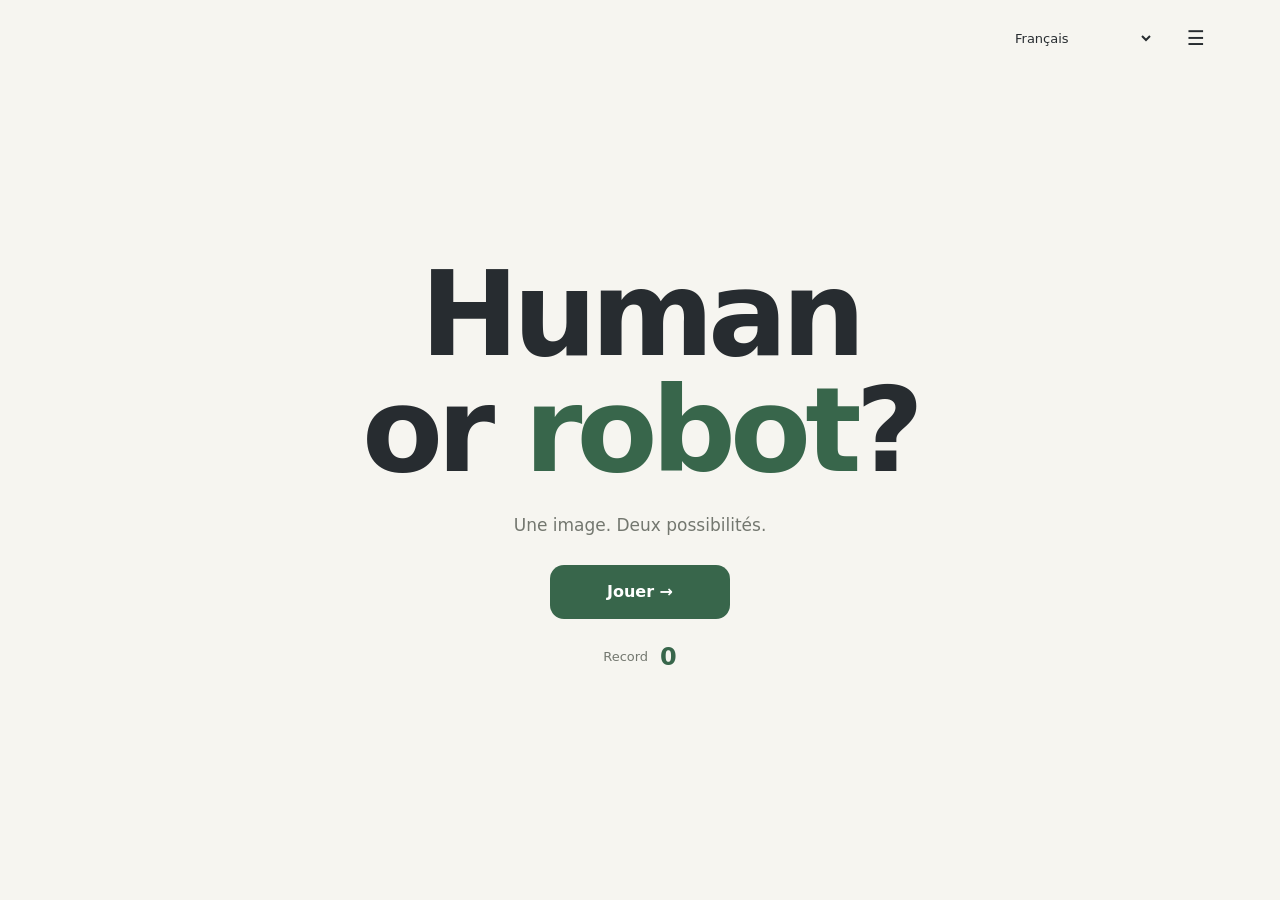
<file: index.html>
<!doctype html>
<html lang="fr"><head><meta charset="utf-8"><meta name="viewport" content="width=device-width,initial-scale=1"><meta name="theme-color" content="#f6f5f0"><meta name="description" content="Human or robot Création humaine ou intelligence artificielle ?"><title>Human or robot</title><link rel="stylesheet" href="style.css?v=20261102-branding"></head><body>
<header style="justify-content:flex-end"><div class="header-actions"><span id="scoreWrap" hidden><span id="scoreLabel">Série</span> <b id="score">0</b></span><select id="language" aria-label="Langue / Language"><option value="fr">Français</option><option value="en">English</option></select><button id="menu" class="icon-button" aria-label="Menu">☰</button></div></header>
<main><section id="welcome"><span class="eyebrow" id="presents"></span><h1>Human<br>or <em>robot</em>?</h1><p id="intro">Une image. Deux possibilités.</p><button class="primary" id="start">Jouer →</button><div class="welcome-record"><span id="welcomeBestLabel">Record</span><strong id="welcomeBest">0</strong></div></section>
<section id="game" hidden aria-label="Human or robot"><button class="image-frame" id="zoom" aria-label="Agrandir l’image"><img id="subjectImage" alt="Image à identifier"></button><p id="imageStatus" role="status"></p><button id="skip" class="text-button" hidden>Passer cette image</button><div id="questionPanel" class="answers"><button id="human" class="answer human">Création humaine</button><button id="ai" class="answer ai">Création IA</button></div><div id="result" hidden aria-live="polite"><div class="feedback"><strong id="verdict"></strong><button id="detailsBtn" class="text-button">Voir la source</button></div><button id="next" class="primary">Continuer →</button></div></section></main>
<dialog id="dialog" aria-labelledby="dialogTitle"><button class="close" id="close" aria-label="Fermer">×</button><h2 id="dialogTitle"></h2><div id="dialogBody"></div></dialog><dialog id="imageDialog" class="image-dialog" aria-label="Image"><button class="close" id="closeImage" aria-label="Fermer">×</button><img id="largeImage" alt="Image agrandie"></dialog>
<noscript>Active JavaScript pour jouer. Enable JavaScript to play. <a href="sources.html">Sources</a></noscript>
<script src="i18n.js?v=20261102-branding"></script><script src="images-data.js"></script><script src="art-data.js"></script><script src="modern-art-data.js"></script><script src="extra-ai-data.js?v=20261102-credits"></script><script src="extra-photo-data.js"></script><script src="expansion-data.js"></script><script src="engine.js"></script><script src="app.js"></script></body></html>
</file>
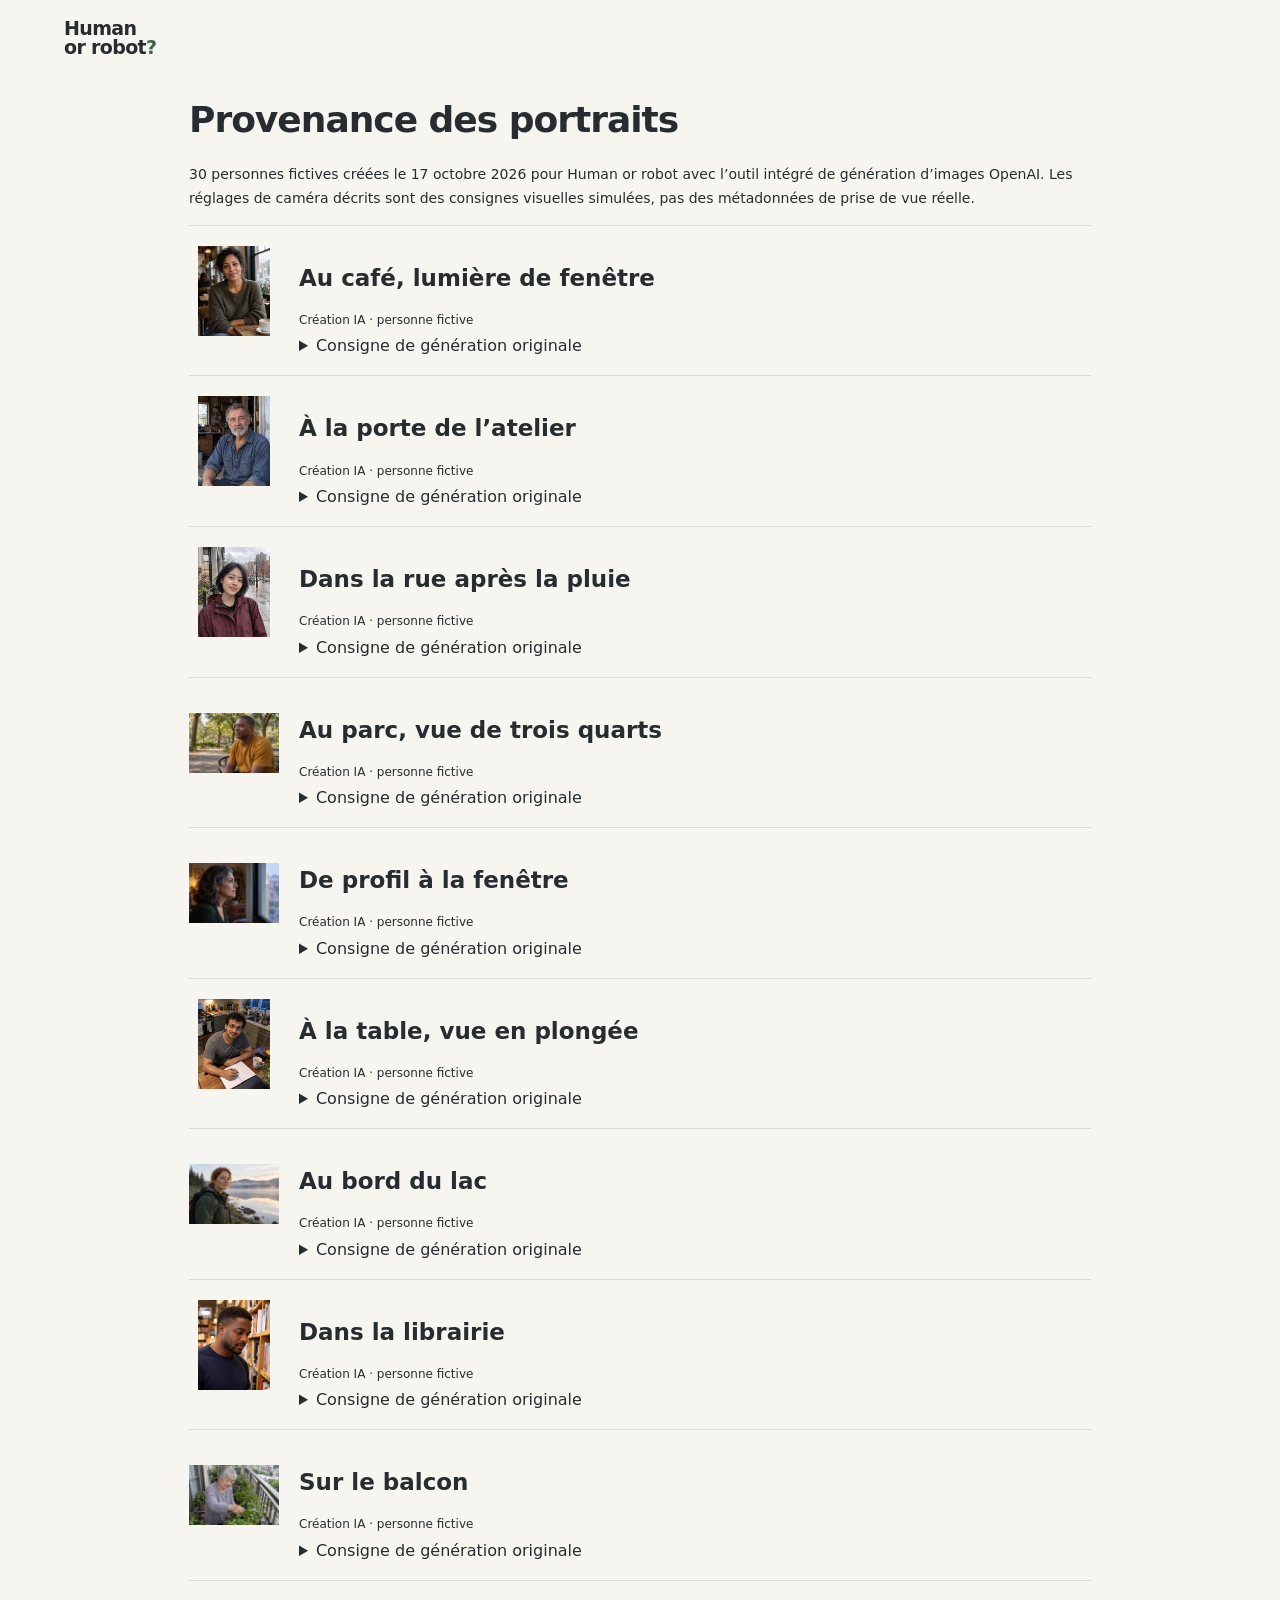
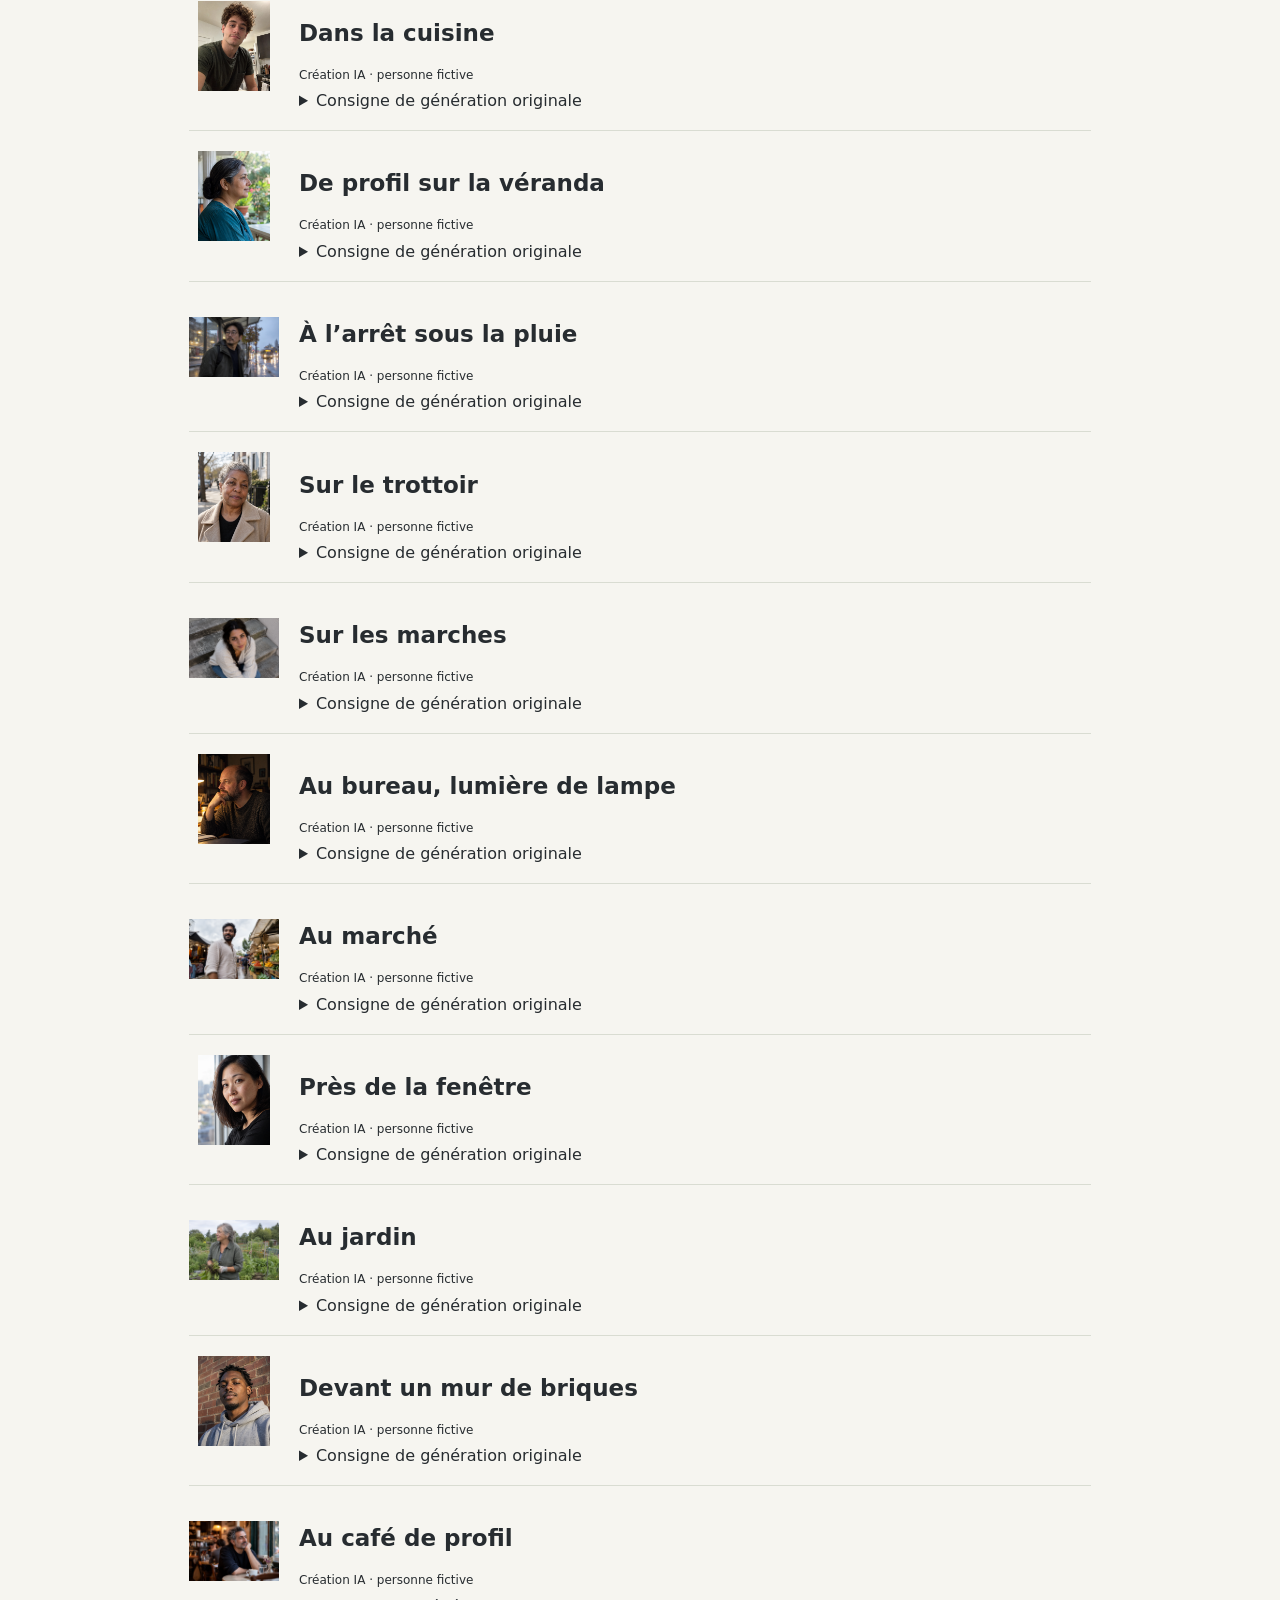
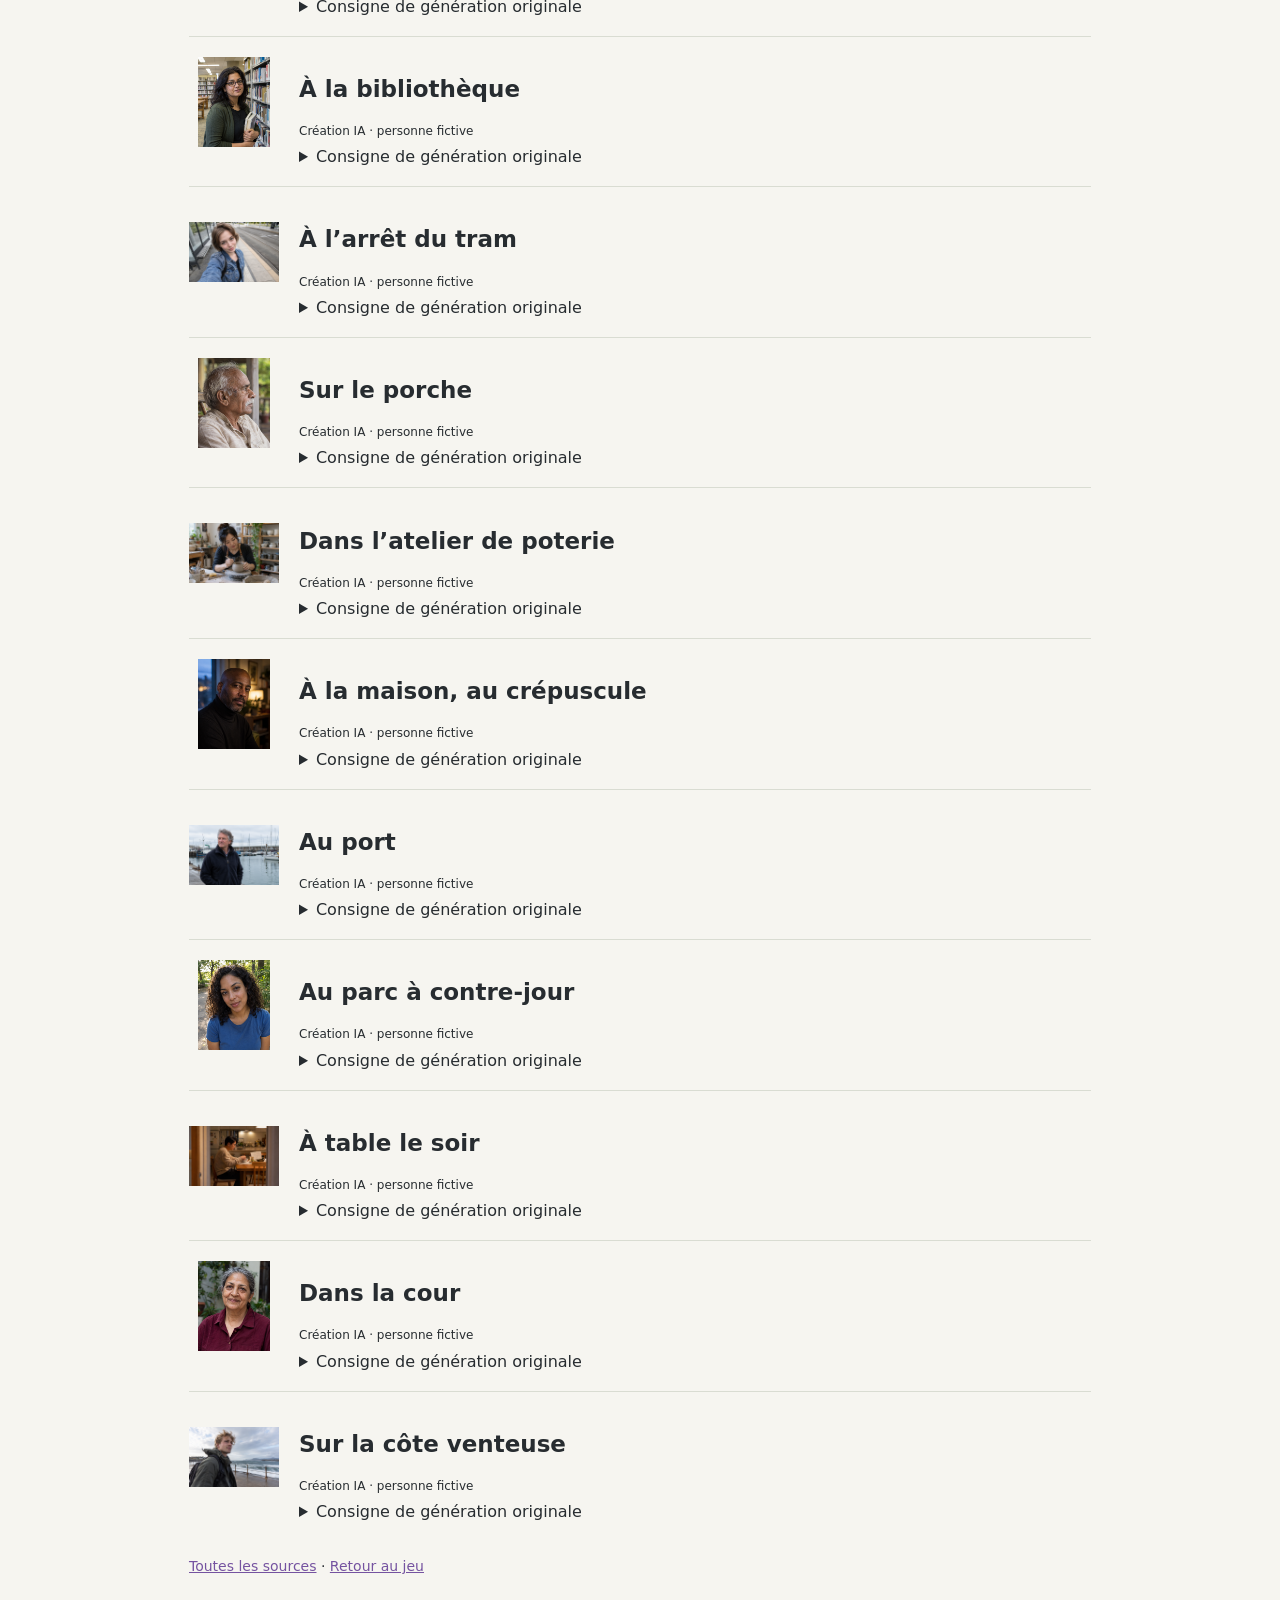
<file: portraits-provenance.html>
<!doctype html><html lang="fr"><meta charset="utf-8"><meta name="viewport" content="width=device-width,initial-scale=1"><title>Portraits générés — Human or robot</title><link rel="stylesheet" href="style.css?v=20261102-branding"><header><a class="logo" href="index.html">Human<br>or robot<span>?</span></a></header><main class="source-page"><h1>Provenance des portraits</h1><p>30 personnes fictives créées le 17 octobre 2026 pour Human or robot avec l’outil intégré de génération d’images OpenAI. Les réglages de caméra décrits sont des consignes visuelles simulées, pas des métadonnées de prise de vue réelle.</p><article id="madeby-portrait-20261017-1"><img loading="lazy" src="assets/madeby-portrait-20261017-1.png" alt="Au café, lumière de fenêtre"><div><h2>Au café, lumière de fenêtre</h2><p>Création IA · personne fictive</p><details><summary>Consigne de génération originale</summary><p lang="en">Use case: photorealistic-natural. Generate one standalone vertical 4:5 photographic portrait for an educational Human or robot image quiz. A completely fictional adult woman around 38 with brown skin, dark curly hair loosely tied back, small natural facial asymmetry, subtle skin pores and faint smile lines, looking toward camera in an ordinary neighborhood café. Candid waist-up framing, plain textured sweater, daylight from an overcast window, background softly but realistically out of focus, documentary 50mm lens look. Convincing ordinary photograph, restrained colors, no beauty retouching, no cinematic grading, no plastic skin, no text, watermark or collage. This is a fictional AI-generated person, not a real individual.</p></details></div></article><article id="madeby-portrait-20261017-2"><img loading="lazy" src="assets/madeby-portrait-20261017-2.png" alt="À la porte de l’atelier"><div><h2>À la porte de l’atelier</h2><p>Création IA · personne fictive</p><details><summary>Consigne de génération originale</summary><p lang="en">Use case: photorealistic-natural. One standalone vertical 4:5 portrait photograph for an educational human versus AI quiz. Completely fictional man around 64, light skin, graying eyebrows, short salt-and-pepper beard, weathered realistic skin and slight asymmetry, wearing a faded blue work shirt, sitting by the open doorway of a modest workshop, torso portrait with relaxed shoulders, looking slightly past the camera. Quiet candid documentary photography in natural shaded afternoon light, plausible detailed background, restrained contrast, realistic lens and depth of field, no dramatic cinematic effects, no beauty retouching, no text, no watermark, no collage. Person is fictional and generated, not a real individual.</p></details></div></article><article id="madeby-portrait-20261017-3"><img loading="lazy" src="assets/madeby-portrait-20261017-3.png" alt="Dans la rue après la pluie"><div><h2>Dans la rue après la pluie</h2><p>Création IA · personne fictive</p><details><summary>Consigne de génération originale</summary><p lang="en">Use case: photorealistic-natural. Create one standalone vertical 4:5 photo portrait for a human-versus-AI educational quiz. A completely fictional East Asian woman aged about 26 with a short dark bob and a few windblown strands, wearing a simple burgundy rain jacket on a cloudy city sidewalk after light rain. Candid chest-up smartphone snapshot taken by a friend at eye level, mildly off-center framing, relaxed half-smile, real skin texture, slight unevenness in complexion, natural asymmetry, ordinary soft overcast daylight. Background includes wet sidewalk and subdued buildings, moderately sharp like a real smartphone, no exaggerated bokeh or HDR. Everyday imperfect photography, no editorial glamour, no text, no watermark, no collage. No real-person likeness intended.</p></details></div></article><article id="madeby-portrait-20261017-4"><img loading="lazy" src="assets/madeby-portrait-20261017-4.png" alt="Au parc, vue de trois quarts"><div><h2>Au parc, vue de trois quarts</h2><p>Création IA · personne fictive</p><details><summary>Consigne de génération originale</summary><p lang="en">Use case: photorealistic-natural. One standalone horizontal 3:2 photograph for a human-versus-AI educational quiz. Completely fictional Black man about 42 with closely cropped hair wearing a plain ochre cotton shirt, seated on a park bench, captured from his left side in a three-quarter profile, eyes looking off-frame toward someone he is listening to. Environmental portrait from a slightly low camera position, mid-torso framing with subject in right third. Simulate a full-frame camera with 35mm lens at f/8, ISO 400, 1/250 second: background trees, path and distant park benches remain fairly detailed rather than creamy bokeh, soft late-afternoon side lighting, gentle natural shadow on far cheek. Natural unretouched skin texture and subtle asymmetry. Unposed credible everyday photo, no cinematic color grade, no artificial oversharpening, no text or watermark or collage. The camera settings are visual direction only: never print them in the image.</p></details></div></article><article id="madeby-portrait-20261017-5"><img loading="lazy" src="assets/madeby-portrait-20261017-5.png" alt="De profil à la fenêtre"><div><h2>De profil à la fenêtre</h2><p>Création IA · personne fictive</p><details><summary>Consigne de génération originale</summary><p lang="en">Use case: photorealistic-natural. Single horizontal 3:2 photograph for educational AI-image quiz. Fictional adult woman aged 52 with olive skin and shoulder-length wavy gray-brown hair, plain dark green blouse, photographed in true side profile looking through her apartment window, head and shoulders tightly framed from the side rather than facing the lens. Simulated 85mm portrait lens f/1.8 ISO 800 1/125s, camera at eye level, eyes sharp, apartment background falls into soft believable blur. Cool window light against warm dim room, natural pores and wrinkles, subtle low-light grain, ordinary unretouched photograph, no stylized color grading. No text, watermark, collage or camera-setting overlay.</p></details></div></article><article id="madeby-portrait-20261017-6"><img loading="lazy" src="assets/madeby-portrait-20261017-6.png" alt="À la table, vue en plongée"><div><h2>À la table, vue en plongée</h2><p>Création IA · personne fictive</p><details><summary>Consigne de génération originale</summary><p lang="en">Use case: photorealistic-natural. Single vertical 4:5 candid environmental photograph for educational AI-image quiz. Fictional South Asian adult man about 29 with short curly black hair, slight stubble and thin rectangular spectacles, plain gray T-shirt, sitting at a kitchen table with an open notebook and mug, looking up toward a friend taking the picture. Camera distinctly above eye level angled downward about 25 degrees, waist-up view, slight natural wide-angle perspective. Simulated 28mm lens f/5.6 ISO 1600 1/80s in mixed evening kitchen lamp and cool twilight window light: background kitchen cabinets and objects recognizable, subtle grain and mild shadow noise, imperfect mundane snapshot, physically credible hands resting on table, natural skin, no beauty treatment, no cinematic aesthetic, no text overlay or watermark or collage.</p></details></div></article><article id="madeby-portrait-20261017-7"><img loading="lazy" src="assets/madeby-portrait-20261017-7.png" alt="Au bord du lac"><div><h2>Au bord du lac</h2><p>Création IA · personne fictive</p><details><summary>Consigne de génération originale</summary><p lang="en">Use case: photorealistic-natural. Generate ONE standalone photograph for an educational human-versus-AI quiz. Subject: A fictional 45-year-old red-haired woman with freckles, hiking jacket, beside a misty lake. Camera and framing: horizontal 3:2, waist-up left three-quarter profile, 50mm f/4 ISO400, soft dawn light, lake shoreline legible. Completely fictional adult, no intended likeness to an identifiable real person. Convincing mundane unretouched camera image with natural skin pores, subtle facial asymmetry, believable anatomy and coherent optical perspective. Avoid beauty retouching, plastic skin, excessive clarity/HDR, cinematic grading, oversaturated colors. No text overlay, logos, watermark, split-screen or collage. Camera parameters are visual instructions, never print them.</p></details></div></article><article id="madeby-portrait-20261017-8"><img loading="lazy" src="assets/madeby-portrait-20261017-8.png" alt="Dans la librairie"><div><h2>Dans la librairie</h2><p>Création IA · personne fictive</p><details><summary>Consigne de génération originale</summary><p lang="en">Use case: photorealistic-natural. Generate ONE standalone photograph for an educational human-versus-AI quiz. Subject: A fictional 31-year-old dark-skinned man with short natural hair and plain navy shirt in a bookstore. Camera and framing: vertical 4:5, candid close-up from right three-quarter angle, 85mm f/2 ISO800, warm uneven indoor light, shelves softly blurred. Completely fictional adult, no intended likeness to an identifiable real person. Convincing mundane unretouched camera image with natural skin pores, subtle facial asymmetry, believable anatomy and coherent optical perspective. Avoid beauty retouching, plastic skin, excessive clarity/HDR, cinematic grading, oversaturated colors. No text overlay, logos, watermark, split-screen or collage. Camera parameters are visual instructions, never print them.</p></details></div></article><article id="madeby-portrait-20261017-9"><img loading="lazy" src="assets/madeby-portrait-20261017-9.png" alt="Sur le balcon"><div><h2>Sur le balcon</h2><p>Création IA · personne fictive</p><details><summary>Consigne de génération originale</summary><p lang="en">Use case: photorealistic-natural. Generate ONE standalone photograph for an educational human-versus-AI quiz. Subject: A fictional 70-year-old East Asian woman with short silver hair and ordinary cardigan tending balcony plants. Camera and framing: horizontal 3:2, environmental portrait from slightly above, 35mm f/8 ISO400, overcast daylight, plant leaves and railings sharp. Completely fictional adult, no intended likeness to an identifiable real person. Convincing mundane unretouched camera image with natural skin pores, subtle facial asymmetry, believable anatomy and coherent optical perspective. Avoid beauty retouching, plastic skin, excessive clarity/HDR, cinematic grading, oversaturated colors. No text overlay, logos, watermark, split-screen or collage. Camera parameters are visual instructions, never print them.</p></details></div></article><article id="madeby-portrait-20261017-10"><img loading="lazy" src="assets/madeby-portrait-20261017-10.png" alt="Dans la cuisine"><div><h2>Dans la cuisine</h2><p>Création IA · personne fictive</p><details><summary>Consigne de génération originale</summary><p lang="en">Use case: photorealistic-natural. Generate ONE standalone photograph for an educational human-versus-AI quiz. Subject: A fictional 24-year-old light-skinned man with curly brown hair in a modest kitchen. Camera and framing: vertical 4:5, casual smartphone portrait from slightly below, wide 26mm f/2 equivalent, plain ambient ceiling light, realistic phone sharpness and mild grain. Completely fictional adult, no intended likeness to an identifiable real person. Convincing mundane unretouched camera image with natural skin pores, subtle facial asymmetry, believable anatomy and coherent optical perspective. Avoid beauty retouching, plastic skin, excessive clarity/HDR, cinematic grading, oversaturated colors. No text overlay, logos, watermark, split-screen or collage. Camera parameters are visual instructions, never print them.</p></details></div></article><article id="madeby-portrait-20261017-11"><img loading="lazy" src="assets/madeby-portrait-20261017-11.png" alt="De profil sur la véranda"><div><h2>De profil sur la véranda</h2><p>Création IA · personne fictive</p><details><summary>Consigne de génération originale</summary><p lang="en">Use case: photorealistic-natural. Generate ONE standalone photograph for an educational human-versus-AI quiz. Subject: A fictional 56-year-old South Asian woman wearing a simple teal blouse on a shaded veranda. Camera and framing: vertical 4:5, true side profile, 105mm f/2.8 ISO200, soft reflected daylight, distant garden blurred. Completely fictional adult, no intended likeness to an identifiable real person. Convincing mundane unretouched camera image with natural skin pores, subtle facial asymmetry, believable anatomy and coherent optical perspective. Avoid beauty retouching, plastic skin, excessive clarity/HDR, cinematic grading, oversaturated colors. No text overlay, logos, watermark, split-screen or collage. Camera parameters are visual instructions, never print them.</p></details></div></article><article id="madeby-portrait-20261017-12"><img loading="lazy" src="assets/madeby-portrait-20261017-12.png" alt="À l’arrêt sous la pluie"><div><h2>À l’arrêt sous la pluie</h2><p>Création IA · personne fictive</p><details><summary>Consigne de génération originale</summary><p lang="en">Use case: photorealistic-natural. Generate ONE standalone photograph for an educational human-versus-AI quiz. Subject: A fictional 36-year-old East Asian man with round glasses at a rainy bus stop. Camera and framing: horizontal 3:2, off-center chest-up portrait looking away, 50mm f/5.6 ISO1600 1/125s, cloudy dusk and modest sensor noise. Completely fictional adult, no intended likeness to an identifiable real person. Convincing mundane unretouched camera image with natural skin pores, subtle facial asymmetry, believable anatomy and coherent optical perspective. Avoid beauty retouching, plastic skin, excessive clarity/HDR, cinematic grading, oversaturated colors. No text overlay, logos, watermark, split-screen or collage. Camera parameters are visual instructions, never print them.</p></details></div></article><article id="madeby-portrait-20261017-13"><img loading="lazy" src="assets/madeby-portrait-20261017-13.png" alt="Sur le trottoir"><div><h2>Sur le trottoir</h2><p>Création IA · personne fictive</p><details><summary>Consigne de génération originale</summary><p lang="en">Use case: photorealistic-natural. Generate ONE standalone photograph for an educational human-versus-AI quiz. Subject: A fictional 60-year-old Black woman with short gray natural hair, plain beige coat on a quiet sidewalk. Camera and framing: vertical 4:5, head-and-shoulders at eye level, 85mm f/4 ISO200, soft morning sun, real understated street background. Completely fictional adult, no intended likeness to an identifiable real person. Convincing mundane unretouched camera image with natural skin pores, subtle facial asymmetry, believable anatomy and coherent optical perspective. Avoid beauty retouching, plastic skin, excessive clarity/HDR, cinematic grading, oversaturated colors. No text overlay, logos, watermark, split-screen or collage. Camera parameters are visual instructions, never print them.</p></details></div></article><article id="madeby-portrait-20261017-14"><img loading="lazy" src="assets/madeby-portrait-20261017-14.png" alt="Sur les marches"><div><h2>Sur les marches</h2><p>Création IA · personne fictive</p><details><summary>Consigne de génération originale</summary><p lang="en">Use case: photorealistic-natural. Generate ONE standalone photograph for an educational human-versus-AI quiz. Subject: A fictional 28-year-old olive-skinned woman with long dark hair loosely braided, sitting on a stair. Camera and framing: horizontal 3:2, camera above angled down 30 degrees, 35mm f/5.6 ISO400, shade, textured steps clearly visible. Completely fictional adult, no intended likeness to an identifiable real person. Convincing mundane unretouched camera image with natural skin pores, subtle facial asymmetry, believable anatomy and coherent optical perspective. Avoid beauty retouching, plastic skin, excessive clarity/HDR, cinematic grading, oversaturated colors. No text overlay, logos, watermark, split-screen or collage. Camera parameters are visual instructions, never print them.</p></details></div></article><article id="madeby-portrait-20261017-15"><img loading="lazy" src="assets/madeby-portrait-20261017-15.png" alt="Au bureau, lumière de lampe"><div><h2>Au bureau, lumière de lampe</h2><p>Création IA · personne fictive</p><details><summary>Consigne de génération originale</summary><p lang="en">Use case: photorealistic-natural. Generate ONE standalone photograph for an educational human-versus-AI quiz. Subject: A fictional 48-year-old fair-skinned balding man with trimmed beard, wool pullover in a home study. Camera and framing: vertical 4:5, left profile illuminated by desk lamp, 50mm f/1.8 ISO1600, warm light, dim background grain. Completely fictional adult, no intended likeness to an identifiable real person. Convincing mundane unretouched camera image with natural skin pores, subtle facial asymmetry, believable anatomy and coherent optical perspective. Avoid beauty retouching, plastic skin, excessive clarity/HDR, cinematic grading, oversaturated colors. No text overlay, logos, watermark, split-screen or collage. Camera parameters are visual instructions, never print them.</p></details></div></article><article id="madeby-portrait-20261017-16"><img loading="lazy" src="assets/madeby-portrait-20261017-16.png" alt="Au marché"><div><h2>Au marché</h2><p>Création IA · personne fictive</p><details><summary>Consigne de génération originale</summary><p lang="en">Use case: photorealistic-natural. Generate ONE standalone photograph for an educational human-versus-AI quiz. Subject: A fictional 34-year-old brown-skinned man with a short beard and casual linen shirt at an outdoor market. Camera and framing: horizontal 3:2, environmental three-quarter portrait from low position, 28mm f/8 ISO200, overcast midday, detailed market stalls without readable text. Completely fictional adult, no intended likeness to an identifiable real person. Convincing mundane unretouched camera image with natural skin pores, subtle facial asymmetry, believable anatomy and coherent optical perspective. Avoid beauty retouching, plastic skin, excessive clarity/HDR, cinematic grading, oversaturated colors. No text overlay, logos, watermark, split-screen or collage. Camera parameters are visual instructions, never print them.</p></details></div></article><article id="madeby-portrait-20261017-17"><img loading="lazy" src="assets/madeby-portrait-20261017-17.png" alt="Près de la fenêtre"><div><h2>Près de la fenêtre</h2><p>Création IA · personne fictive</p><details><summary>Consigne de génération originale</summary><p lang="en">Use case: photorealistic-natural. Generate ONE standalone photograph for an educational human-versus-AI quiz. Subject: A fictional 41-year-old East Asian woman with shoulder-length hair, plain black top near a large apartment window. Camera and framing: vertical 4:5, very tight face portrait three-quarter angle, 100mm f/2.8 ISO400, diffuse side lighting, natural asymmetric face. Completely fictional adult, no intended likeness to an identifiable real person. Convincing mundane unretouched camera image with natural skin pores, subtle facial asymmetry, believable anatomy and coherent optical perspective. Avoid beauty retouching, plastic skin, excessive clarity/HDR, cinematic grading, oversaturated colors. No text overlay, logos, watermark, split-screen or collage. Camera parameters are visual instructions, never print them.</p></details></div></article><article id="madeby-portrait-20261017-18"><img loading="lazy" src="assets/madeby-portrait-20261017-18.png" alt="Au jardin"><div><h2>Au jardin</h2><p>Création IA · personne fictive</p><details><summary>Consigne de génération originale</summary><p lang="en">Use case: photorealistic-natural. Generate ONE standalone photograph for an educational human-versus-AI quiz. Subject: A fictional 67-year-old light-skinned woman with fine gray hair and subtle wrinkles in a community garden. Camera and framing: horizontal 3:2, waist-up from eye level looking to left, 50mm f/8 ISO400, flat cloudy light, deep garden background. Completely fictional adult, no intended likeness to an identifiable real person. Convincing mundane unretouched camera image with natural skin pores, subtle facial asymmetry, believable anatomy and coherent optical perspective. Avoid beauty retouching, plastic skin, excessive clarity/HDR, cinematic grading, oversaturated colors. No text overlay, logos, watermark, split-screen or collage. Camera parameters are visual instructions, never print them.</p></details></div></article><article id="madeby-portrait-20261017-19"><img loading="lazy" src="assets/madeby-portrait-20261017-19.png" alt="Devant un mur de briques"><div><h2>Devant un mur de briques</h2><p>Création IA · personne fictive</p><details><summary>Consigne de génération originale</summary><p lang="en">Use case: photorealistic-natural. Generate ONE standalone photograph for an educational human-versus-AI quiz. Subject: A fictional 27-year-old Black man with short twists and ordinary gray hoodie by a brick wall. Camera and framing: vertical 4:5, head-and-shoulders slightly low angle, 35mm f/4 ISO400, late afternoon side light, real skin texture. Completely fictional adult, no intended likeness to an identifiable real person. Convincing mundane unretouched camera image with natural skin pores, subtle facial asymmetry, believable anatomy and coherent optical perspective. Avoid beauty retouching, plastic skin, excessive clarity/HDR, cinematic grading, oversaturated colors. No text overlay, logos, watermark, split-screen or collage. Camera parameters are visual instructions, never print them.</p></details></div></article><article id="madeby-portrait-20261017-20"><img loading="lazy" src="assets/madeby-portrait-20261017-20.png" alt="Au café de profil"><div><h2>Au café de profil</h2><p>Création IA · personne fictive</p><details><summary>Consigne de génération originale</summary><p lang="en">Use case: photorealistic-natural. Generate ONE standalone photograph for an educational human-versus-AI quiz. Subject: A fictional 53-year-old olive-skinned man with graying curly hair in a tiny café. Camera and framing: horizontal 3:2, candid seated profile from across table, 85mm f/2 ISO1250, mixed lamp and window light, out-of-focus café background. Completely fictional adult, no intended likeness to an identifiable real person. Convincing mundane unretouched camera image with natural skin pores, subtle facial asymmetry, believable anatomy and coherent optical perspective. Avoid beauty retouching, plastic skin, excessive clarity/HDR, cinematic grading, oversaturated colors. No text overlay, logos, watermark, split-screen or collage. Camera parameters are visual instructions, never print them.</p></details></div></article><article id="madeby-portrait-20261017-21"><img loading="lazy" src="assets/madeby-portrait-20261017-21.png" alt="À la bibliothèque"><div><h2>À la bibliothèque</h2><p>Création IA · personne fictive</p><details><summary>Consigne de génération originale</summary><p lang="en">Use case: photorealistic-natural. Generate ONE standalone photograph for an educational human-versus-AI quiz. Subject: A fictional 39-year-old South Asian woman with dark shoulder-length hair and rectangular glasses in a library. Camera and framing: vertical 4:5, three-quarter portrait at eye level, 50mm f/5.6 ISO1600, ordinary fluorescent lighting, slightly muted color. Completely fictional adult, no intended likeness to an identifiable real person. Convincing mundane unretouched camera image with natural skin pores, subtle facial asymmetry, believable anatomy and coherent optical perspective. Avoid beauty retouching, plastic skin, excessive clarity/HDR, cinematic grading, oversaturated colors. No text overlay, logos, watermark, split-screen or collage. Camera parameters are visual instructions, never print them.</p></details></div></article><article id="madeby-portrait-20261017-22"><img loading="lazy" src="assets/madeby-portrait-20261017-22.png" alt="À l’arrêt du tram"><div><h2>À l’arrêt du tram</h2><p>Création IA · personne fictive</p><details><summary>Consigne de génération originale</summary><p lang="en">Use case: photorealistic-natural. Generate ONE standalone photograph for an educational human-versus-AI quiz. Subject: A fictional 22-year-old fair-skinned woman with short light-brown hair in a denim jacket at a tram stop. Camera and framing: horizontal 3:2, casual smartphone wide portrait from high angle, 24mm equivalent, f/8-like deep focus, cloudy daylight. Completely fictional adult, no intended likeness to an identifiable real person. Convincing mundane unretouched camera image with natural skin pores, subtle facial asymmetry, believable anatomy and coherent optical perspective. Avoid beauty retouching, plastic skin, excessive clarity/HDR, cinematic grading, oversaturated colors. No text overlay, logos, watermark, split-screen or collage. Camera parameters are visual instructions, never print them.</p></details></div></article><article id="madeby-portrait-20261017-23"><img loading="lazy" src="assets/madeby-portrait-20261017-23.png" alt="Sur le porche"><div><h2>Sur le porche</h2><p>Création IA · personne fictive</p><details><summary>Consigne de génération originale</summary><p lang="en">Use case: photorealistic-natural. Generate ONE standalone photograph for an educational human-versus-AI quiz. Subject: A fictional 73-year-old brown-skinned man with white mustache sitting under a porch. Camera and framing: vertical 4:5, face close-up true right profile, 85mm f/2.8 ISO800, soft shade, natural age lines and textured simple shirt. Completely fictional adult, no intended likeness to an identifiable real person. Convincing mundane unretouched camera image with natural skin pores, subtle facial asymmetry, believable anatomy and coherent optical perspective. Avoid beauty retouching, plastic skin, excessive clarity/HDR, cinematic grading, oversaturated colors. No text overlay, logos, watermark, split-screen or collage. Camera parameters are visual instructions, never print them.</p></details></div></article><article id="madeby-portrait-20261017-24"><img loading="lazy" src="assets/madeby-portrait-20261017-24.png" alt="Dans l’atelier de poterie"><div><h2>Dans l’atelier de poterie</h2><p>Création IA · personne fictive</p><details><summary>Consigne de génération originale</summary><p lang="en">Use case: photorealistic-natural. Generate ONE standalone photograph for an educational human-versus-AI quiz. Subject: A fictional 32-year-old East Asian woman with hair in a messy bun working at a pottery bench. Camera and framing: horizontal 3:2, mid-torso environmental view from slightly high angle, 35mm f/8 ISO800, diffused studio window daylight, detailed pottery background. Completely fictional adult, no intended likeness to an identifiable real person. Convincing mundane unretouched camera image with natural skin pores, subtle facial asymmetry, believable anatomy and coherent optical perspective. Avoid beauty retouching, plastic skin, excessive clarity/HDR, cinematic grading, oversaturated colors. No text overlay, logos, watermark, split-screen or collage. Camera parameters are visual instructions, never print them.</p></details></div></article><article id="madeby-portrait-20261017-25"><img loading="lazy" src="assets/madeby-portrait-20261017-25.png" alt="À la maison, au crépuscule"><div><h2>À la maison, au crépuscule</h2><p>Création IA · personne fictive</p><details><summary>Consigne de génération originale</summary><p lang="en">Use case: photorealistic-natural. Generate ONE standalone photograph for an educational human-versus-AI quiz. Subject: A fictional 47-year-old Black man with shaved head and a simple dark turtleneck at home. Camera and framing: vertical 4:5, subtle three-quarter face view from eye level, 85mm f/1.8 ISO1600, low evening window light, soft noise and shallow focus. Completely fictional adult, no intended likeness to an identifiable real person. Convincing mundane unretouched camera image with natural skin pores, subtle facial asymmetry, believable anatomy and coherent optical perspective. Avoid beauty retouching, plastic skin, excessive clarity/HDR, cinematic grading, oversaturated colors. No text overlay, logos, watermark, split-screen or collage. Camera parameters are visual instructions, never print them.</p></details></div></article><article id="madeby-portrait-20261017-26"><img loading="lazy" src="assets/madeby-portrait-20261017-26.png" alt="Au port"><div><h2>Au port</h2><p>Création IA · personne fictive</p><details><summary>Consigne de génération originale</summary><p lang="en">Use case: photorealistic-natural. Generate ONE standalone photograph for an educational human-versus-AI quiz. Subject: A fictional 58-year-old fair-skinned man with gray wavy hair, fleece jacket beside a harbor. Camera and framing: horizontal 3:2, waist-up portrait looking off camera, 50mm f/8 ISO200, cool overcast daylight, boats and masts recognizable. Completely fictional adult, no intended likeness to an identifiable real person. Convincing mundane unretouched camera image with natural skin pores, subtle facial asymmetry, believable anatomy and coherent optical perspective. Avoid beauty retouching, plastic skin, excessive clarity/HDR, cinematic grading, oversaturated colors. No text overlay, logos, watermark, split-screen or collage. Camera parameters are visual instructions, never print them.</p></details></div></article><article id="madeby-portrait-20261017-27"><img loading="lazy" src="assets/madeby-portrait-20261017-27.png" alt="Au parc à contre-jour"><div><h2>Au parc à contre-jour</h2><p>Création IA · personne fictive</p><details><summary>Consigne de génération originale</summary><p lang="en">Use case: photorealistic-natural. Generate ONE standalone photograph for an educational human-versus-AI quiz. Subject: A fictional 30-year-old brown-skinned woman with a few freckles and dark curly hair, plain blue shirt on a park path. Camera and framing: vertical 4:5, close portrait from slightly above, 70mm f/2.8 ISO200, backlight through leaves, restrained exposure no glow. Completely fictional adult, no intended likeness to an identifiable real person. Convincing mundane unretouched camera image with natural skin pores, subtle facial asymmetry, believable anatomy and coherent optical perspective. Avoid beauty retouching, plastic skin, excessive clarity/HDR, cinematic grading, oversaturated colors. No text overlay, logos, watermark, split-screen or collage. Camera parameters are visual instructions, never print them.</p></details></div></article><article id="madeby-portrait-20261017-28"><img loading="lazy" src="assets/madeby-portrait-20261017-28.png" alt="À table le soir"><div><h2>À table le soir</h2><p>Création IA · personne fictive</p><details><summary>Consigne de génération originale</summary><p lang="en">Use case: photorealistic-natural. Generate ONE standalone photograph for an educational human-versus-AI quiz. Subject: A fictional 44-year-old East Asian man in a plain tan sweater at his dining table. Camera and framing: horizontal 3:2, side profile and torso viewed from doorway, 35mm f/5.6 ISO2000, ordinary evening lamp, background kitchen softly detailed. Completely fictional adult, no intended likeness to an identifiable real person. Convincing mundane unretouched camera image with natural skin pores, subtle facial asymmetry, believable anatomy and coherent optical perspective. Avoid beauty retouching, plastic skin, excessive clarity/HDR, cinematic grading, oversaturated colors. No text overlay, logos, watermark, split-screen or collage. Camera parameters are visual instructions, never print them.</p></details></div></article><article id="madeby-portrait-20261017-29"><img loading="lazy" src="assets/madeby-portrait-20261017-29.png" alt="Dans la cour"><div><h2>Dans la cour</h2><p>Création IA · personne fictive</p><details><summary>Consigne de génération originale</summary><p lang="en">Use case: photorealistic-natural. Generate ONE standalone photograph for an educational human-versus-AI quiz. Subject: A fictional 63-year-old South Asian woman with silver-streaked hair tied back, wearing a casual maroon shirt. Camera and framing: vertical 4:5, eye-level front portrait with relaxed asymmetric smile, 85mm f/4 ISO400, shaded courtyard, modest background blur. Completely fictional adult, no intended likeness to an identifiable real person. Convincing mundane unretouched camera image with natural skin pores, subtle facial asymmetry, believable anatomy and coherent optical perspective. Avoid beauty retouching, plastic skin, excessive clarity/HDR, cinematic grading, oversaturated colors. No text overlay, logos, watermark, split-screen or collage. Camera parameters are visual instructions, never print them.</p></details></div></article><article id="madeby-portrait-20261017-30"><img loading="lazy" src="assets/madeby-portrait-20261017-30.png" alt="Sur la côte venteuse"><div><h2>Sur la côte venteuse</h2><p>Création IA · personne fictive</p><details><summary>Consigne de génération originale</summary><p lang="en">Use case: photorealistic-natural. Generate ONE standalone photograph for an educational human-versus-AI quiz. Subject: A fictional 25-year-old light-skinned man with faint stubble and messy blond hair on a windy seaside promenade. Camera and framing: horizontal 3:2, three-quarter profile from slightly low angle, 28mm f/8 ISO400 1/500s, flat coastal light, detailed horizon and windblown fabric. Completely fictional adult, no intended likeness to an identifiable real person. Convincing mundane unretouched camera image with natural skin pores, subtle facial asymmetry, believable anatomy and coherent optical perspective. Avoid beauty retouching, plastic skin, excessive clarity/HDR, cinematic grading, oversaturated colors. No text overlay, logos, watermark, split-screen or collage. Camera parameters are visual instructions, never print them.</p></details></div></article><p><a href="sources.html">Toutes les sources</a> · <a href="index.html">Retour au jeu</a></p></main></html>
</file>
<file: style.css>
:root{color-scheme:light;--bg:#f6f5f0;--ink:#272c30;--muted:#73776f;--green:#38664b;--purple:#7553a0;font-family:'Segoe UI',system-ui,sans-serif}*{box-sizing:border-box}[hidden]{display:none!important}body{margin:0;background:var(--bg);color:var(--ink)}button,select{font:inherit}button,a,select{-webkit-tap-highlight-color:transparent}button{cursor:pointer}button:disabled{opacity:.45;cursor:wait}a{color:var(--purple)}button:focus-visible,a:focus-visible,select:focus-visible{outline:3px solid var(--purple);outline-offset:4px}header{height:76px;padding:0 5%;display:flex;align-items:center;justify-content:space-between;gap:16px}.logo{font-size:28px;font-weight:750;letter-spacing:-1.5px;text-decoration:none;color:var(--ink)}.logo span{color:var(--green)}.header-actions{display:flex;align-items:center;gap:22px}select{border:0;background:transparent;color:var(--ink);font-size:13px;padding:8px;max-width:120px}.icon-button{border:0;background:none;font-size:20px;color:var(--ink);width:40px;height:40px}#scoreWrap{font-size:12px;color:var(--muted);white-space:nowrap}#score{font-size:19px;color:var(--ink);margin-left:6px;font-variant-numeric:tabular-nums}main{max-width:1240px;padding:0 24px 24px;margin:auto}#welcome{min-height:calc(100svh - 110px);display:flex;flex-direction:column;align-items:center;justify-content:center;text-align:center;padding:40px 0 80px}.eyebrow{font-size:11px;letter-spacing:2px;text-transform:uppercase;color:var(--muted)}h1{font-size:clamp(66px,10vw,118px);line-height:.98;letter-spacing:-6px;font-weight:600;margin:26px 0}h1 em{font-style:normal;color:var(--green)}#intro{color:var(--muted);font-size:17px;margin:0 0 30px}.primary{border:0;border-radius:14px;background:var(--green);color:white;font-weight:600;padding:17px 30px;min-width:180px;min-height:54px}.primary:hover{background:#2b533c}#game{max-width:1120px;margin:auto}.image-frame{height:calc(100svh - 190px);min-height:260px;max-height:850px;width:100%;padding:12px;border:0;border-radius:20px;background:#eaece6;display:flex;align-items:center;justify-content:center;cursor:zoom-in;overflow:hidden}.image-frame img{width:100%;height:100%;object-fit:contain;display:block}.answers{display:grid;grid-template-columns:1fr 1fr;gap:14px;max-width:760px;margin:18px auto 0}.answer{min-height:62px;border-radius:14px;font-size:19px;font-weight:600;border:1px solid transparent;padding:15px}.human{background:#dfeadb;color:#315e40;border-color:#c3d3bd}.ai{background:#e9def4;color:#694797;border-color:#d7c4e7}.human:hover:not(:disabled){background:#d1e2cc}.ai:hover:not(:disabled){background:#deceed}#imageStatus{font-size:13px;text-align:center;color:var(--muted);margin:8px 0}#imageStatus:empty{display:none}#result{min-height:80px;display:flex;justify-content:space-between;align-items:center;gap:18px;max-width:760px;margin:10px auto 0}.feedback{display:flex;flex-direction:column;gap:7px}.feedback strong{font-size:16px}.text-button{border:0;background:none;color:var(--muted);font-size:12px;padding:0;text-align:left;text-decoration:underline;text-underline-offset:3px}#skip{display:block;margin:12px auto}dialog{background:var(--bg);color:var(--ink);border:0;border-radius:20px;max-width:560px;width:calc(100% - 32px);max-height:85svh;padding:32px;box-shadow:0 25px 90px #0002}dialog::backdrop{background:#202a3866;backdrop-filter:blur(4px)}dialog h2{font-size:26px;margin:0 28px 20px 0;letter-spacing:-.7px}dialog h3{font-size:18px}dialog p{font-size:14px;line-height:1.7}dialog .close{position:absolute;right:14px;top:10px;border:0;background:none;font-size:28px;color:var(--ink)}.menu-stats{display:flex;gap:30px;border-bottom:1px solid #d9dcd2;padding-bottom:20px}.menu-stats span{font-size:12px;color:var(--muted)}.menu-stats b{display:block;font-size:24px;color:var(--ink);margin-top:4px}.menu-links{display:flex;flex-direction:column;gap:20px;margin-top:24px}.menu-links button,.menu-links a{font-size:14px;color:var(--ink);border:0;background:none;text-align:left;padding:0;text-decoration:none}.fine{font-size:12px!important;color:var(--muted)}.image-dialog{max-width:1300px;padding:42px 16px 16px}.image-dialog img{width:100%;height:78svh;object-fit:contain}.source-page{max-width:950px}.source-page h1{font-size:36px;letter-spacing:-1px}.source-page h2{font-size:23px}.source-page p{font-size:14px;line-height:1.7}.source-page article{display:grid;grid-template-columns:90px 1fr;gap:20px;padding:20px 0;border-top:1px solid #d9dcd2}.source-page article img{width:90px;height:90px;object-fit:contain}.source-page article h3{font-size:16px;margin:0}.source-page article p{font-size:12px;margin:6px 0;overflow-wrap:anywhere}.source-page section{margin:35px 0}noscript{display:block;text-align:center;padding:30px}@media(max-width:600px){header{height:66px;padding:0 18px}.logo{font-size:25px}.header-actions{gap:8px}select{font-size:12px;max-width:100px}main{padding:0 12px 16px}h1{letter-spacing:-4px}.image-frame{height:calc(100svh - 175px);min-height:240px;padding:6px;border-radius:14px}.answers{gap:10px;margin-top:12px}.answer{font-size:16px;padding:12px 8px;min-height:60px}#result{gap:12px;margin-top:12px}.feedback strong{font-size:14px}#result .primary{min-width:128px;padding:15px;font-size:13px}dialog{padding:28px 22px}#scoreLabel{display:none}.source-page article{grid-template-columns:60px 1fr;gap:12px}.source-page article img{width:60px;height:60px}}@media(prefers-reduced-motion:reduce){*{scroll-behavior:auto!important}}
/* Keep the photograph itself unchanged when the reading direction changes. */
.logo,.eyebrow,h1{direction:ltr}select{max-width:165px;width:auto}.answer{overflow-wrap:anywhere;line-height:1.35}.text-button,.menu-links button,.menu-links a{text-align:start}html[dir="rtl"] dialog .close{right:auto;left:14px}html[dir="rtl"] dialog h2{margin-right:0;margin-left:28px}html[dir="rtl"] #score{margin-left:0;margin-right:6px}html[dir="rtl"] .image-frame{direction:ltr}html[dir="rtl"] .primary{letter-spacing:0}@media(max-width:600px){select{max-width:130px}.answer{font-size:15px;min-height:64px}.header-actions{gap:4px}#result .primary{min-width:110px}}

.welcome-record{display:flex;align-items:center;gap:12px;margin-top:24px;color:var(--muted);font-size:13px}.welcome-record strong{color:var(--green);font-size:24px;font-weight:650;font-variant-numeric:tabular-nums}


/* Human or Robot wordmark, sized for the existing compact header. */
.logo{font-size:19px;line-height:1.02;letter-spacing:-.65px;flex-shrink:0;white-space:nowrap;display:inline-block}#presents{display:none}
@media(max-width:600px){.logo{font-size:18px}}
</file>
